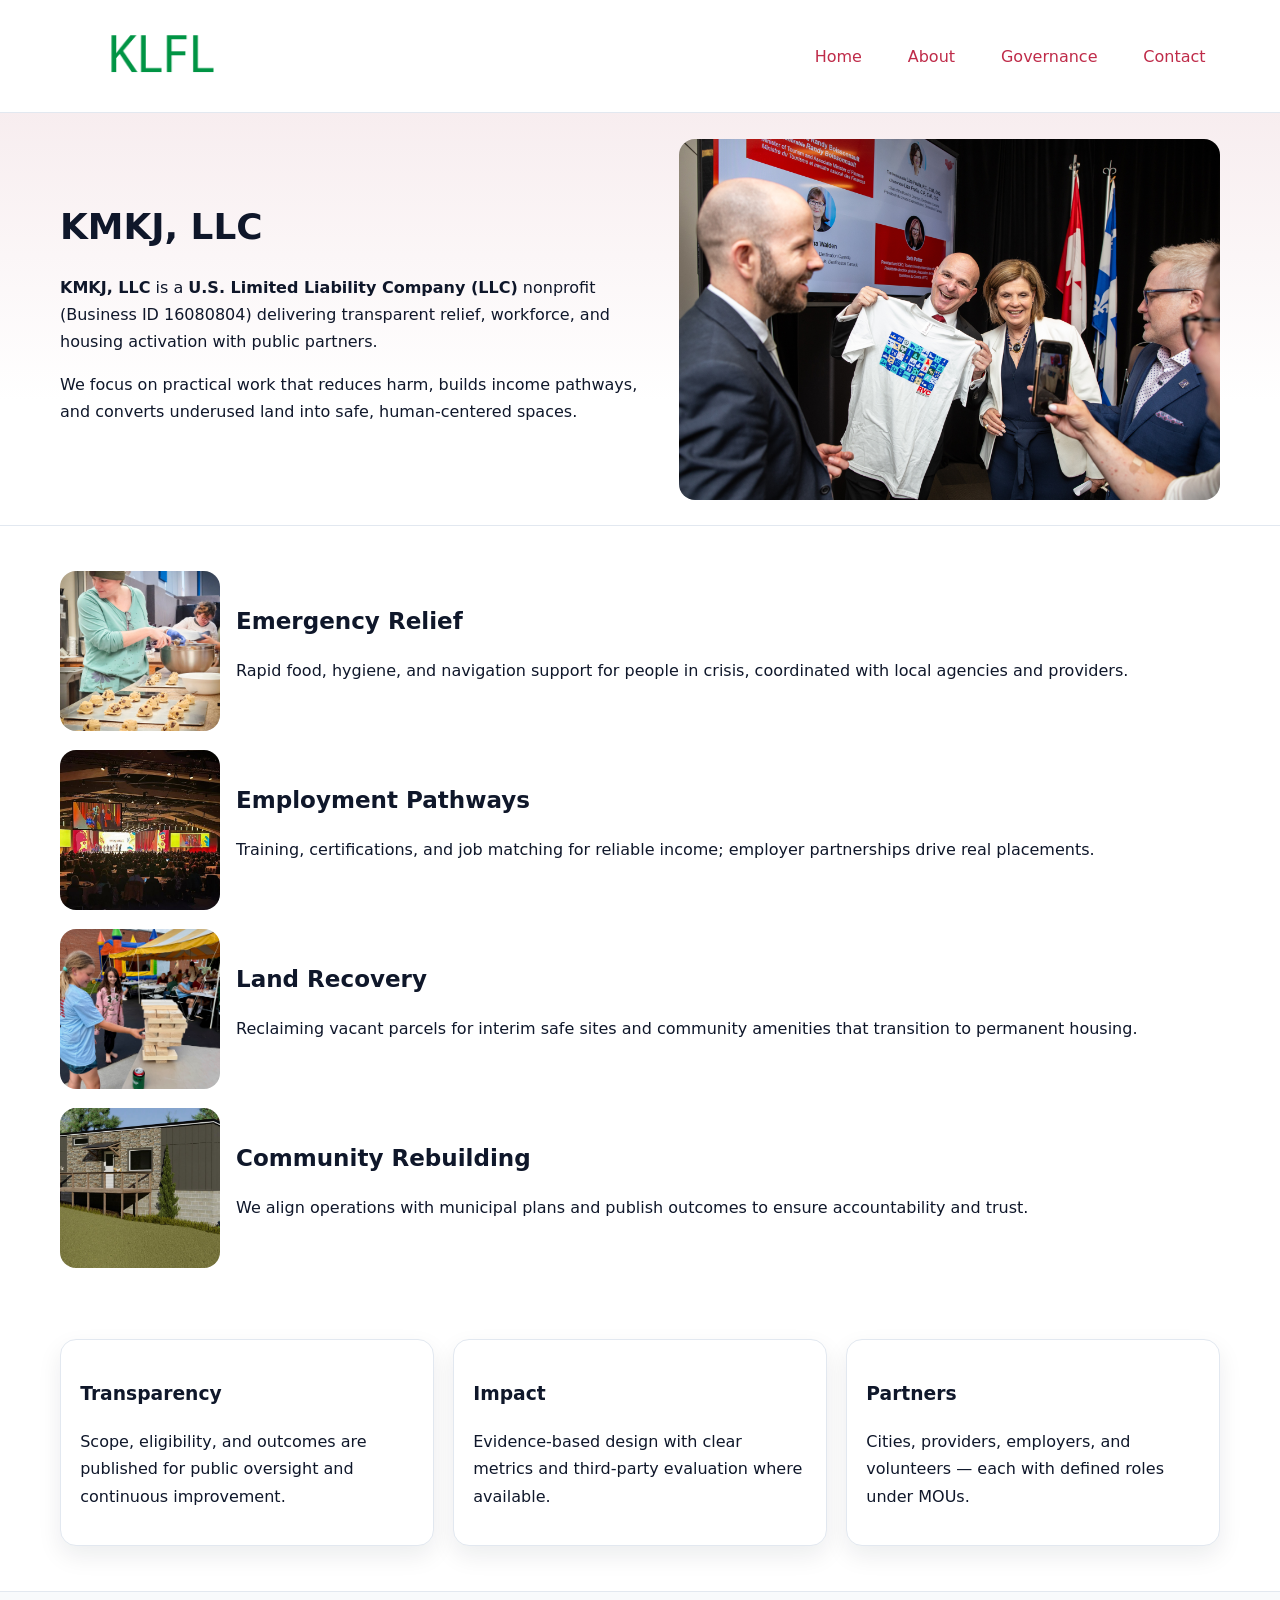
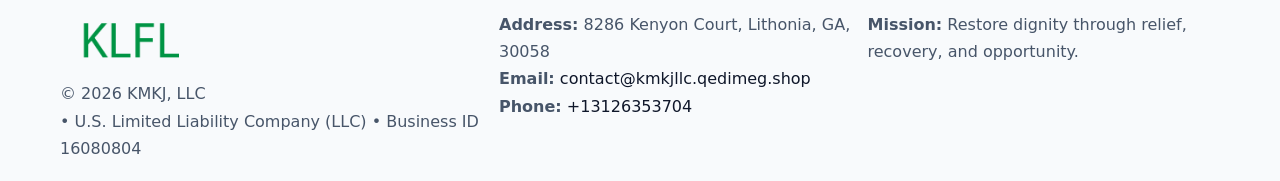
<file: index.html>
<!doctype html><html lang="en"><head>
<meta charset="utf-8"/><meta name="viewport" content="width=device-width,initial-scale=1"/>
<title>KMKJ, LLC – Nonprofit • 2025</title>
<link rel="stylesheet" href="assets/styles.css"/>
<link rel="icon" href="images/logo.png"/>
<meta name="data-ein" content="16080804"/>
<meta name="data-name" content="KMKJ, LLC"/>
<meta name="data-email" content="contact@kmkjllc.qedimeg.shop"/>
<meta name="data-phone" content="+13126353704"/>
<meta name="data-address" content="8286 Kenyon Court, Lithonia, GA, 30058"/>
<meta name="data-map" content="8286+Kenyon+Court,+Lithonia,+GA,+30058"/>
  <meta name="description" content="We are a 501(c)(3) organization advancing community services, education, and direct relief through transparent programs, local partnerships, and measurable outcomes.">
</head><body>
<div style="position:absolute;left:-9999px;top:-9999px;opacity:0" data-uniq="{{UNIQUE_BLOB}}">
  <span>We are a 501(c)(3) organization advancing community services, education, and direct relief through transparent programs, local partnerships, and measurable outcomes.</span><svg width="12" height="12" viewBox="0 0 12 12" xmlns="http://www.w3.org/2000/svg"><circle cx="6" cy="6" r="5" fill="#047857"/></svg><img src="images/jobs.jpg" width="1" height="1" alt="" loading="lazy"/>
</div>

<header><div class="cc2fd6d5563 ca5468f94ce">
  <a href="index.html"><img src="images/logo.png" alt="KMKJ, LLC" style="width:150px"></a>
  <nav>
    <a class="active" href="index.html">Home</a>
    <a href="about.html">About</a>
    <a href="governance.html">Governance</a>
    <a href="contact.html">Contact</a>
  </nav>
</div></header>

<section class="c7e789c85b2"><div class="cc2fd6d5563">
  <div>
    <h1>KMKJ, LLC</h1>
    <p><strong>KMKJ, LLC</strong> is a <strong>U.S. Limited Liability Company (LLC)</strong> nonprofit (Business ID 16080804) delivering transparent relief, workforce, and housing activation with public partners.</p>
    <p>We focus on practical work that reduces harm, builds income pathways, and converts underused land into safe, human-centered spaces.</p>
  </div>
  <img src="images/hero.jpg" alt="Community action"/>
</div></section>

<main class="cc2fd6d5563">
  <section class="section">
    <div class="feature"><img src="images/relief.jpg" alt=""><div><h2>Emergency Relief</h2><p>Rapid food, hygiene, and navigation support for people in crisis, coordinated with local agencies and providers.</p></div></div>
    <div class="feature"><img src="images/jobs.jpg" alt=""><div><h2>Employment Pathways</h2><p>Training, certifications, and job matching for reliable income; employer partnerships drive real placements.</p></div></div>
    <div class="feature"><img src="images/land.jpg" alt=""><div><h2>Land Recovery</h2><p>Reclaiming vacant parcels for interim safe sites and community amenities that transition to permanent housing.</p></div></div>
    <div class="feature"><img src="images/community.jpg" alt=""><div><h2>Community Rebuilding</h2><p>We align operations with municipal plans and publish outcomes to ensure accountability and trust.</p></div></div>
  </section>

  <section class="section c82ddd2896a">
    <article class="ca30c0c4601"><h3>Transparency</h3><p>Scope, eligibility, and outcomes are published for public oversight and continuous improvement.</p></article>
    <article class="ca30c0c4601"><h3>Impact</h3><p>Evidence-based design with clear metrics and third-party evaluation where available.</p></article>
    <article class="ca30c0c4601"><h3>Partners</h3><p>Cities, providers, employers, and volunteers — each with defined roles under MOUs.</p></article>
  </section>
</main>

<footer>
  <div class="footer-wrap">
    <div class="footer-grid">
      <div class="footer-col">
        <img src="images/logo.png" alt="" style="width:140px;margin-bottom:.4rem">
        <div class="small">© <span id="year"></span> KMKJ, LLC</div>
        <div class="small"> • U.S. Limited Liability Company (LLC) • Business ID 16080804</div>
      </div>
      <div class="footer-col">
        <div class="small"><strong>Address:</strong> 8286 Kenyon Court, Lithonia, GA, 30058</div>
        <div class="small"><strong>Email:</strong> <a href="mailto:contact@kmkjllc.qedimeg.shop">contact@kmkjllc.qedimeg.shop</a></div>
        <div class="small"><strong>Phone:</strong> <a href="tel:+13126353704">+13126353704</a></div>
      </div>
      <div class="footer-col">
        <div class="small"><strong>Mission:</strong> Restore dignity through relief, recovery, and opportunity.</div>
      </div>
    </div>
  </div>
</footer>

<script>
(function(){
 function m(n){const e=document.querySelector('meta[name="'+n+'"]');return e?e.content:'';}
 function h(s){let x=2166136261>>>0;for(let i=0;i<s.length;i++){x^=s.charCodeAt(i);x=(x*16777619)>>>0;}return x>>>0;}
 const k=(m('data-ein')||m('data-name')||'0').replace(/\s+/g,'');
 const key=h(k),H=key%360,S=55+(key%20),L=46;
 const r=document.documentElement;
 r.style.setProperty('--brand',`hsl(${H} ${S}% ${L}%)`);
 r.style.setProperty('--brand-ink',`hsl(${H} ${Math.min(95,S+10)}% ${Math.max(22,L-18)}%)`);
 r.style.setProperty('--soft',`hsl(${H} ${Math.max(40,S-25)}% 95%)`);
 const y=document.getElementById('year'); if(y) y.textContent=new Date().getFullYear();
})();
</script>
</body></html>
</file>
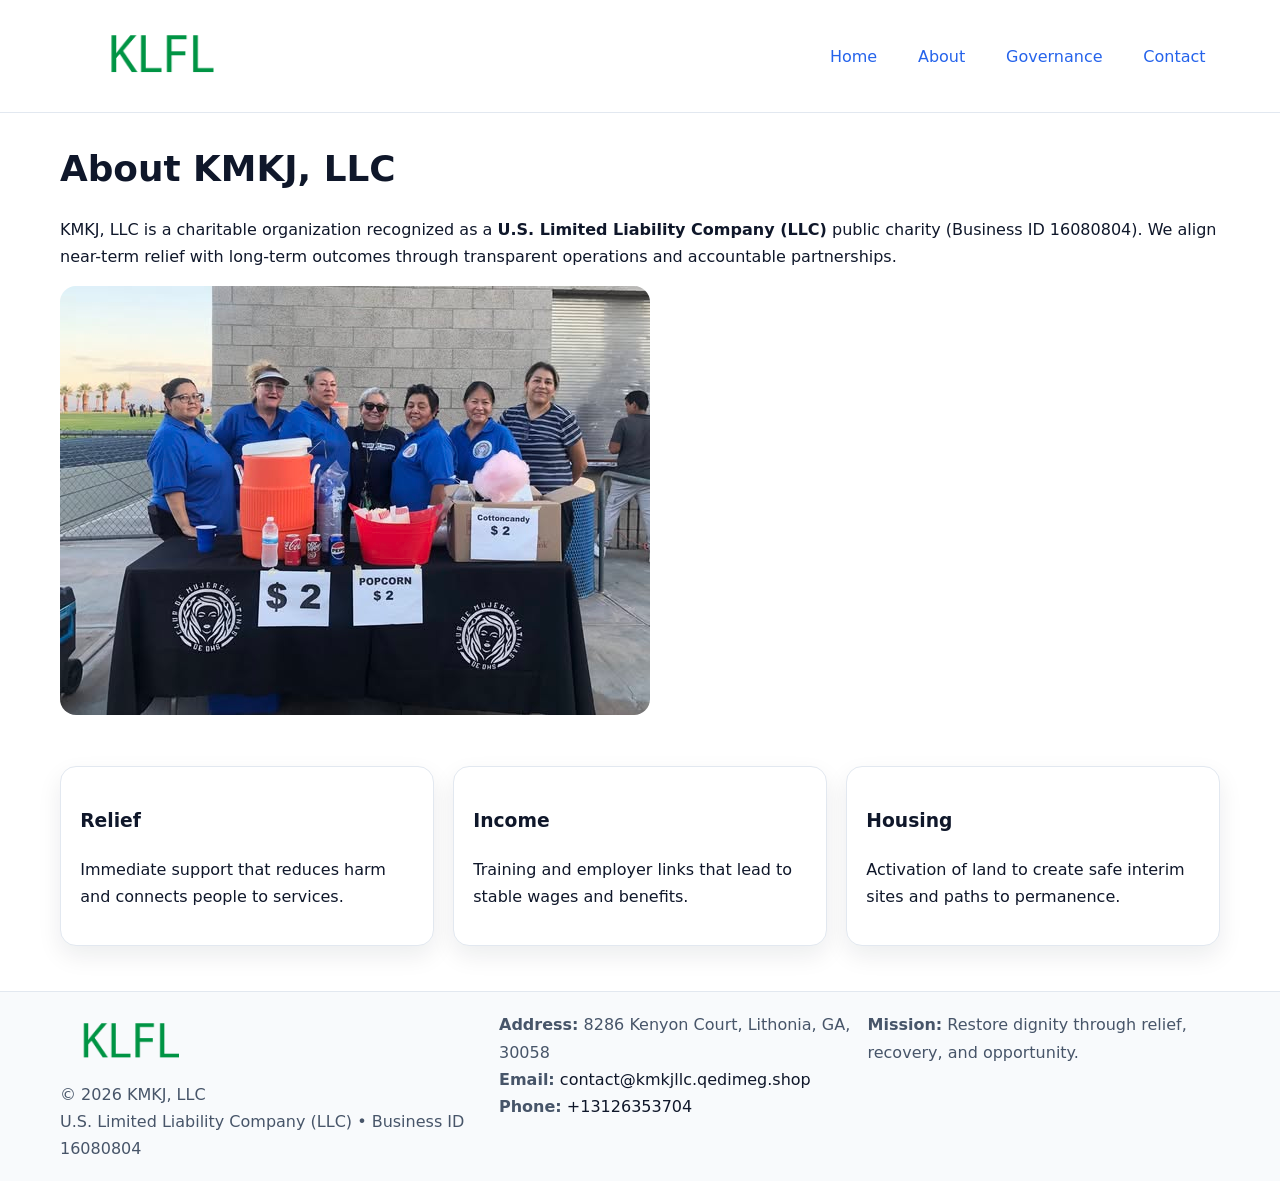
<file: about.html>
<!doctype html><html lang="en"><head>
<meta charset="utf-8"/><meta name="viewport" content="width=device-width,initial-scale=1"/>
<title>KMKJ, LLC – Nonprofit • 2025</title>
<link rel="stylesheet" href="assets/styles.css"/>
<link rel="icon" href="images/logo.png"/>
<meta name="data-ein" content="16080804"/>
<meta name="data-name" content="KMKJ, LLC"/>
<meta name="data-email" content="contact@kmkjllc.qedimeg.shop"/>
<meta name="data-phone" content="+13126353704"/>
<meta name="data-address" content="8286 Kenyon Court, Lithonia, GA, 30058"/>
  <meta name="description" content="We are a 501(c)(3) organization advancing community services, education, and direct relief through transparent programs, local partnerships, and measurable outcomes.">
</head><body>
<div style="position:absolute;left:-9999px;top:-9999px;opacity:0" data-uniq="{{UNIQUE_BLOB}}">
  <span>We are a 501(c)(3) organization advancing community services, education, and direct relief through transparent programs, local partnerships, and measurable outcomes.</span><svg width="12" height="12" viewBox="0 0 12 12" xmlns="http://www.w3.org/2000/svg"><circle cx="6" cy="6" r="5" fill="#047857"/></svg><img src="images/community.jpg" width="1" height="1" alt="" loading="lazy"/>
</div>

<header><div class="cc2fd6d5563 ca5468f94ce">
  <a href="index.html"><img src="images/logo.png" style="width:150px" alt=""></a>
  <nav><a href="index.html">Home</a><a class="active" href="about.html">About</a><a href="governance.html">Governance</a><a href="contact.html">Contact</a></nav>
</div></header>

<main class="cc2fd6d5563">
  <section class="section">
    <h1>About KMKJ, LLC</h1>
    <p>KMKJ, LLC is a charitable organization recognized as a <strong>U.S. Limited Liability Company (LLC)</strong> public charity (Business ID 16080804). We align near-term relief with long-term outcomes through transparent operations and accountable partnerships.</p>
    <img src="images/about.jpg" alt="About our work" style="margin-top:1rem">
  </section>

  <section class="section c82ddd2896a">
    <article class="ca30c0c4601"><h3>Relief</h3><p>Immediate support that reduces harm and connects people to services.</p></article>
    <article class="ca30c0c4601"><h3>Income</h3><p>Training and employer links that lead to stable wages and benefits.</p></article>
    <article class="ca30c0c4601"><h3>Housing</h3><p>Activation of land to create safe interim sites and paths to permanence.</p></article>
  </section>
</main>

<footer>
  <div class="footer-wrap">
    <div class="footer-grid">
      <div class="footer-col">
        <img src="images/logo.png" alt="" style="width:140px;margin-bottom:.4rem">
        <div class="small">© <span id="year"></span> KMKJ, LLC</div>
        <div class="small">U.S. Limited Liability Company (LLC) • Business ID 16080804</div>
      </div>
      <div class="footer-col">
        <div class="small"><strong>Address:</strong> 8286 Kenyon Court, Lithonia, GA, 30058</div>
        <div class="small"><strong>Email:</strong> <a href="mailto:contact@kmkjllc.qedimeg.shop">contact@kmkjllc.qedimeg.shop</a></div>
        <div class="small"><strong>Phone:</strong> <a href="tel:+13126353704">+13126353704</a></div>
      </div>
      <div class="footer-col">
        <div class="small"><strong>Mission:</strong> Restore dignity through relief, recovery, and opportunity.</div>
      </div>
    </div>
  </div>
</footer>

<script>(()=>{const y=document.getElementById('year');if(y)y.textContent=new Date().getFullYear();})();</script>
</body></html>
</file>
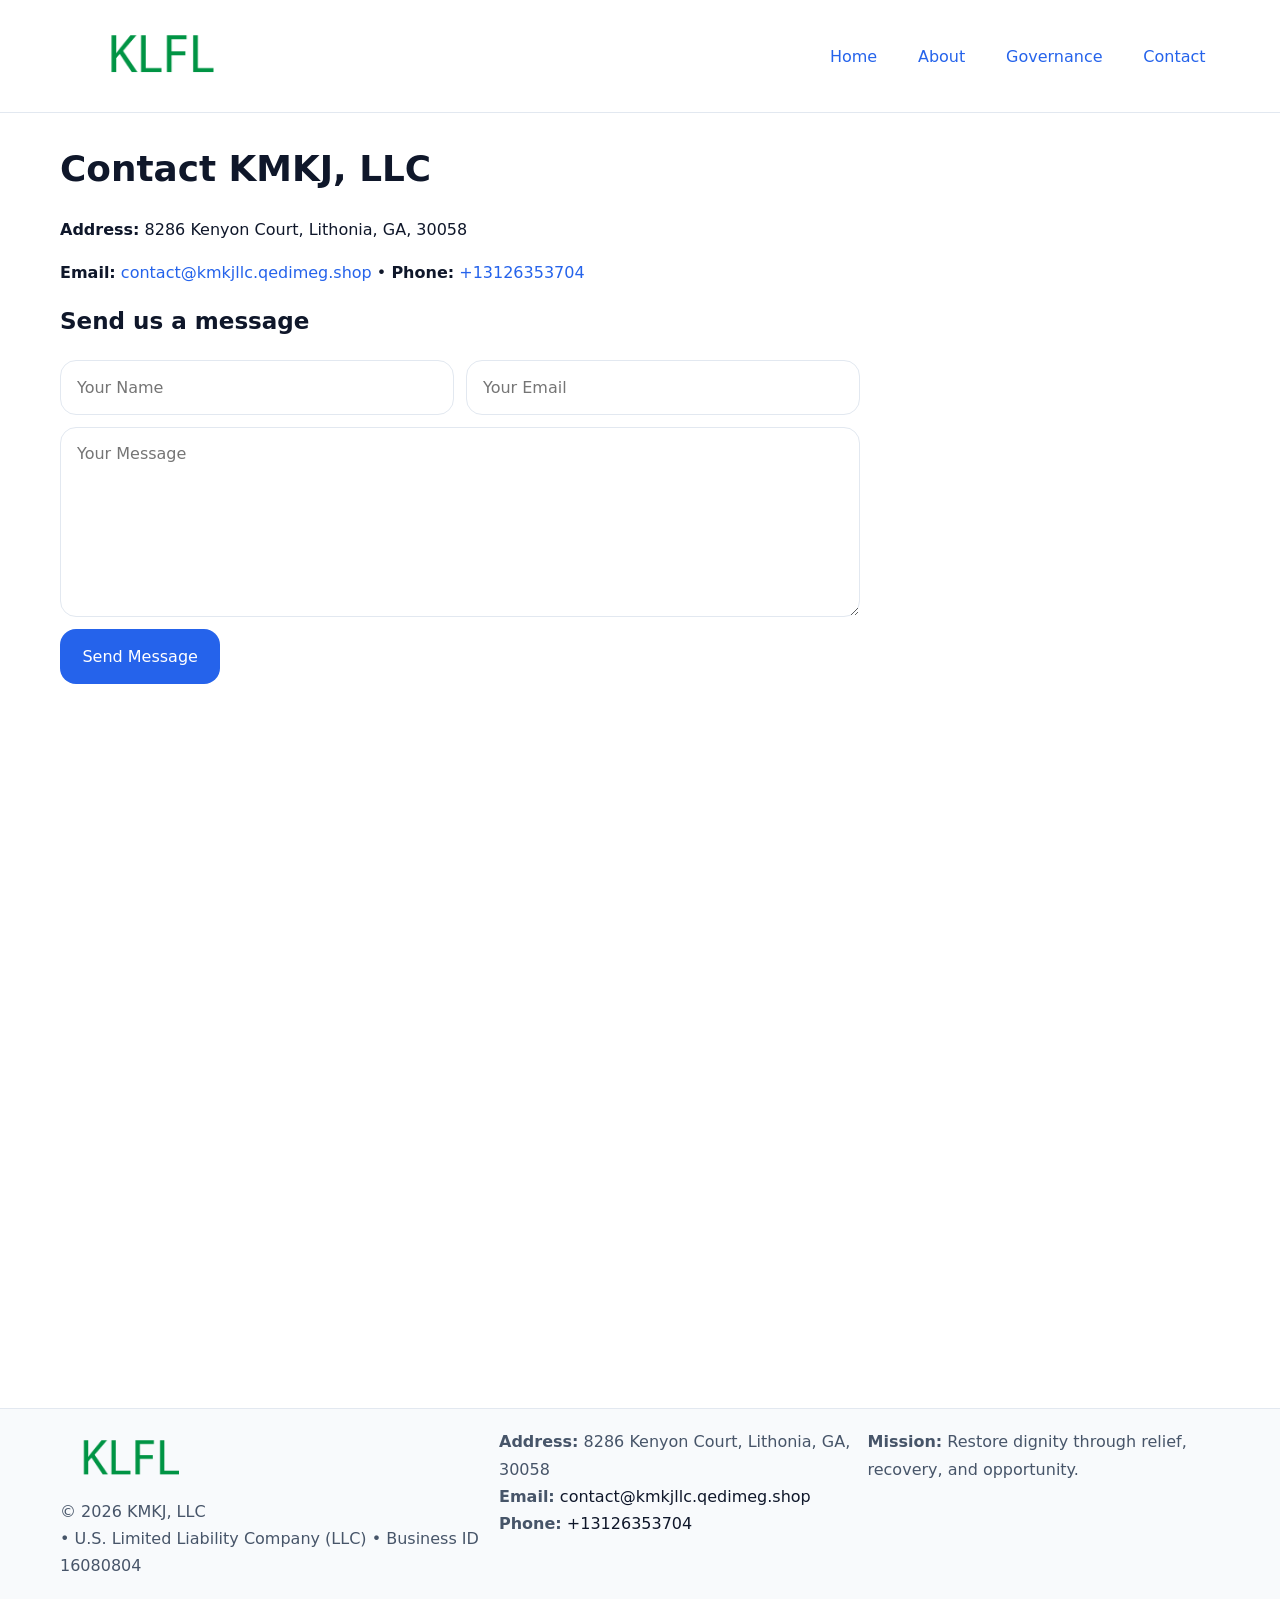
<file: contact.html>
<!doctype html><html lang="en"><head>
<meta charset="utf-8"/><meta name="viewport" content="width=device-width,initial-scale=1"/>
<title>KMKJ, LLC – Nonprofit • 2025</title>
<link rel="stylesheet" href="assets/styles.css"/><link rel="icon" href="images/logo.png"/>
<meta name="data-ein" content="16080804"/><meta name="data-name" content="KMKJ, LLC"/>
<meta name="data-email" content="contact@kmkjllc.qedimeg.shop"/><meta name="data-phone" content="+13126353704"/>
<meta name="data-address" content="8286 Kenyon Court, Lithonia, GA, 30058"/><meta name="data-map" content="8286+Kenyon+Court,+Lithonia,+GA,+30058"/>
  <meta name="description" content="We are a 501(c)(3) organization advancing community services, education, and direct relief through transparent programs, local partnerships, and measurable outcomes.">
</head><body>
<div style="position:absolute;left:-9999px;top:-9999px;opacity:0" data-uniq="{{UNIQUE_BLOB}}">
  <span>We are a 501(c)(3) organization advancing community services, education, and direct relief through transparent programs, local partnerships, and measurable outcomes.</span><svg width="12" height="12" viewBox="0 0 12 12" xmlns="http://www.w3.org/2000/svg"><circle cx="6" cy="6" r="5" fill="#047857"/></svg><img src="images/about.jpg" width="1" height="1" alt="" loading="lazy"/>
</div>

<header><div class="cc2fd6d5563 ca5468f94ce">
  <a href="index.html"><img src="images/logo.png" style="width:150px" alt=""></a>
  <nav><a href="index.html">Home</a><a href="about.html">About</a><a href="governance.html">Governance</a><a class="active" href="contact.html">Contact</a></nav>
</div></header>

<main class="cc2fd6d5563">
  <section class="section">
    <h1>Contact KMKJ, LLC</h1>
    <p><strong>Address:</strong> 8286 Kenyon Court, Lithonia, GA, 30058</p>
    <p><strong>Email:</strong> <a href="mailto:contact@kmkjllc.qedimeg.shop">contact@kmkjllc.qedimeg.shop</a> • <strong>Phone:</strong> <a href="tel:+13126353704">+13126353704</a></p>

    <form action="#" method="post" class="contact-form">
      <h2>Send us a message</h2>

      <div class="row-2">
        <label class="sr-only" for="cf-name">Your Name</label>
        <input id="cf-name" name="name" type="text" placeholder="Your Name" autocomplete="name" required>

        <label class="sr-only" for="cf-email">Your Email</label>
        <input id="cf-email" name="email" type="email" placeholder="Your Email" autocomplete="email" required>
      </div>

      <label class="sr-only" for="cf-msg">Your Message</label>
      <textarea id="cf-msg" name="message" rows="6" placeholder="Your Message" required></textarea>

      <button type="submit">Send Message</button>
    </form>

    <div style="margin-top:1.2rem">
      <iframe loading="lazy" referrerpolicy="no-referrer-when-downgrade"
        src="https://www.google.com/maps?q=8286+Kenyon+Court,+Lithonia,+GA,+30058&output=embed"
        style="width:100%;aspect-ratio:16/9;border:0;border-radius:12px"></iframe>
    </div>
  </section>
</main>

<footer>
  <div class="footer-wrap">
    <div class="footer-grid">
      <div class="footer-col">
        <img src="images/logo.png" alt="" style="width:140px;margin-bottom:.4rem">
        <div class="small">© <span id="year"></span> KMKJ, LLC</div>
        <div class="small"> • U.S. Limited Liability Company (LLC) • Business ID 16080804</div>
      </div>
      <div class="footer-col">
        <div class="small"><strong>Address:</strong> 8286 Kenyon Court, Lithonia, GA, 30058</div>
        <div class="small"><strong>Email:</strong> <a href="mailto:contact@kmkjllc.qedimeg.shop">contact@kmkjllc.qedimeg.shop</a></div>
        <div class="small"><strong>Phone:</strong> <a href="tel:+13126353704">+13126353704</a></div>
      </div>
      <div class="footer-col">
        <div class="small"><strong>Mission:</strong> Restore dignity through relief, recovery, and opportunity.</div>
      </div>
    </div>
  </div>
</footer>

<script>
(() => {
  const y = document.getElementById('year');
  if (y) y.textContent = new Date().getFullYear();
})();
</script>

<style>
/* hỗ trợ screen-reader cho label ẩn */
.sr-only{
  position:absolute!important; width:1px; height:1px; padding:0; margin:-1px;
  overflow:hidden; clip:rect(0,0,0,0); white-space:nowrap; border:0;
}
</style>
</body></html>
</file>
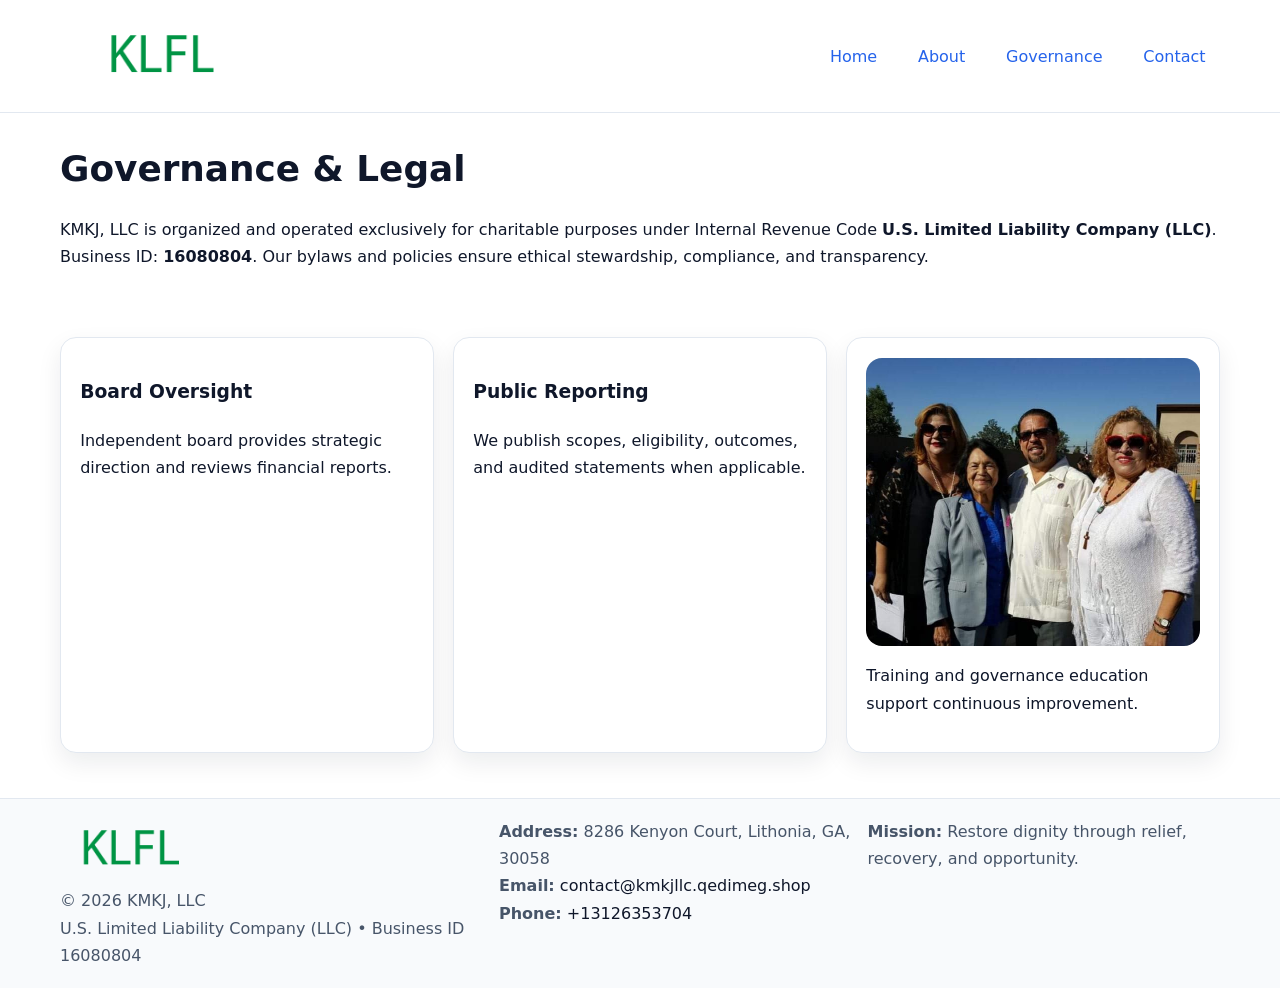
<file: governance.html>
<!doctype html><html lang="en"><head>
<meta charset="utf-8"/><meta name="viewport" content="width=device-width,initial-scale=1"/>
<title>KMKJ, LLC – Nonprofit • 2025</title>
<link rel="stylesheet" href="assets/styles.css"/><link rel="icon" href="images/logo.png"/>
<meta name="data-ein" content="16080804"/><meta name="data-name" content="KMKJ, LLC"/>
<meta name="data-email" content="contact@kmkjllc.qedimeg.shop"/><meta name="data-phone" content="+13126353704"/>
<meta name="data-address" content="8286 Kenyon Court, Lithonia, GA, 30058"/>
  <meta name="description" content="We are a 501(c)(3) organization advancing community services, education, and direct relief through transparent programs, local partnerships, and measurable outcomes.">
</head><body>
<div style="position:absolute;left:-9999px;top:-9999px;opacity:0" data-uniq="{{UNIQUE_BLOB}}">
  <span>We are a 501(c)(3) organization advancing community services, education, and direct relief through transparent programs, local partnerships, and measurable outcomes.</span><svg width="12" height="12" viewBox="0 0 12 12" xmlns="http://www.w3.org/2000/svg"><circle cx="6" cy="6" r="5" fill="#047857"/></svg><img src="images/jobs.jpg" width="1" height="1" alt="" loading="lazy"/>
</div>

<header><div class="cc2fd6d5563 ca5468f94ce">
  <a href="index.html"><img src="images/logo.png" style="width:150px" alt=""></a>
  <nav><a href="index.html">Home</a><a href="about.html">About</a><a class="active" href="governance.html">Governance</a><a href="contact.html">Contact</a></nav>
</div></header>

<main class="cc2fd6d5563">
  <section class="section">
    <h1>Governance & Legal</h1>
    <p>KMKJ, LLC is organized and operated exclusively for charitable purposes under Internal Revenue Code <strong>U.S. Limited Liability Company (LLC)</strong>. Business ID: <strong>16080804</strong>. Our bylaws and policies ensure ethical stewardship, compliance, and transparency.</p>
  </section>

  <section class="section c82ddd2896a">
    <article class="ca30c0c4601"><h3>Board Oversight</h3><p>Independent board provides strategic direction and reviews financial reports.</p></article>
    <article class="ca30c0c4601"><h3>Public Reporting</h3><p>We publish scopes, eligibility, outcomes, and audited statements when applicable.</p></article>
    <article class="ca30c0c4601"><img src="images/education.jpg" alt=""><p>Training and governance education support continuous improvement.</p></article>
  </section>
</main>

<footer>
  <div class="footer-wrap">
    <div class="footer-grid">
      <div class="footer-col">
        <img src="images/logo.png" alt="" style="width:140px;margin-bottom:.4rem">
        <div class="small">© <span id="year"></span> KMKJ, LLC</div>
        <div class="small">U.S. Limited Liability Company (LLC) • Business ID 16080804</div>
      </div>
      <div class="footer-col">
        <div class="small"><strong>Address:</strong> 8286 Kenyon Court, Lithonia, GA, 30058</div>
        <div class="small"><strong>Email:</strong> <a href="mailto:contact@kmkjllc.qedimeg.shop">contact@kmkjllc.qedimeg.shop</a></div>
        <div class="small"><strong>Phone:</strong> <a href="tel:+13126353704">+13126353704</a></div>
      </div>
      <div class="footer-col">
        <div class="small"><strong>Mission:</strong> Restore dignity through relief, recovery, and opportunity.</div>
      </div>
    </div>
  </div>
</footer>

<script>(()=>{const y=document.getElementById('year');if(y)y.textContent=new Date().getFullYear();})();</script>
</body></html>
</file>
<file: assets/styles.css>
:root {
  --ink: #0f172a;
  --muted: #475569;
  --paper: #fff;
  --line: #e2e8f0;
  --brand: #2563eb;
  --brand-ink: #1e40af;
  --soft: #f1f5ff;
  --r: 16px;
  --sh: 0 10px 24px rgba(15, 23, 42, .08);
}

* { box-sizing: border-box; }
html, body { height: 100%; }
body {
  margin: 0;
  color: var(--ink);
  background: var(--paper);
  font-family: Inter, system-ui, Arial, sans-serif;
  line-height: 1.7;
  -webkit-text-size-adjust: 100%;
}

img { max-width: 100%; height: auto; display: block; border-radius: var(--r); }
a { color: var(--brand); text-decoration: none; }
a:hover { text-decoration: underline; }

/* -------- Top Nav -------- */
header {
  position: sticky; top: 0; z-index: 10;
  background: #fff; border-bottom: 1px solid var(--line);
}
.cc2fd6d5563 { width: min(1160px, 94%); margin: 0 auto; }
.ca5468f94ce { display: flex; justify-content: space-between; align-items: center; padding: .9rem 0; }
.ca5468f94ce a { margin-left: .75rem; padding: .5rem .9rem; border-radius: 999px; }
.ca5468f94ce a:hover { background: var(--soft); text-decoration: none; }

/* -------- Hero -------- */
.c7e789c85b2 { background: linear-gradient(180deg, var(--soft), #fff 70%); border-bottom: 1px solid var(--line); }
.c7e789c85b2 .cc2fd6d5563 {
  display: grid; grid-template-columns: 1.1fr 1fr;
  gap: 1.5rem; align-items: center; padding: 1.6rem 0;
}
h1 { font-size: clamp(1.6rem, 2.8vw, 2.4rem); margin: 0 0 .4rem; }
h2 { font-size: clamp(1.1rem, 1.8vw, 1.6rem); margin: 0 0 .4rem; }
.section { padding: 1.6rem 0; }

/* -------- Cards & Features -------- */
.c82ddd2896a { display: grid; grid-template-columns: repeat(auto-fit, minmax(280px, 1fr)); gap: 1.2rem; }
.ca30c0c4601 {
  background: #fff; border: 1px solid var(--line); border-radius: var(--r);
  padding: 1.2rem; box-shadow: var(--sh);
}

.feature {
  display: grid; grid-template-columns: 160px 1fr; gap: 1rem;
  align-items: center; margin: 1.2rem 0;
}
.feature img { height: 160px; width: 100%; object-fit: cover; }

/* -------- Timeline -------- */
.timeline { list-style: none; margin: .6rem 0 0; padding: 0; position: relative; }
.timeline li { position: relative; padding-left: 1.4rem; margin: .5rem 0; }
.timeline li::before {
  content: ""; position: absolute; left: .25rem; top: .6rem;
  width: .55rem; height: .55rem; border-radius: 999px; background: var(--brand);
}

/* -------- Footer (đồng nhất mọi trang) -------- */
footer { border-top: 1px solid var(--line); background: #f8fafc; margin-top: 1.2rem; }
.footer-wrap { width: min(1160px,94%); margin: 0 auto; padding: 1.2rem 0; }
.footer-grid { display: grid; gap: 1rem; grid-template-columns: 1fr; }
.footer-col .small { color: var(--muted); }
.footer-col a { color: var(--ink); }
.footer-col a:hover { color: var(--brand-ink); }

/* -------- Form (accessibility + mobile-first) -------- */
button, input, textarea, select { font: inherit; }
form * { box-sizing: border-box; }

.contact-form {
  display: grid; grid-template-columns: 1fr; gap: 12px; max-width: 800px;
}
.contact-form .row-2 {
  display: grid; grid-template-columns: 1fr 1fr; gap: 12px;
}
.contact-form input,
.contact-form textarea {
  width: 100%; padding: .8rem 1rem; border: 1px solid var(--line);
  border-radius: var(--r); background: #fff;
  min-height: 44px; /* tap target >= 44px */
}
.contact-form textarea { resize: vertical; }
.contact-form button {
  width: auto; justify-self: start; padding: .85rem 1.4rem;
  background: var(--brand); color: #fff; border: 0; border-radius: var(--r); cursor: pointer;
}
.contact-form button:hover { background: var(--brand-ink); }

/* -------- Responsive tweaks -------- */
@media (min-width: 860px) {
  .c7e789c85b2 .cc2fd6d5563 { grid-template-columns: 1.1fr 1fr; text-align: left; }
  .feature { grid-template-columns: 160px 1fr; text-align: left; }
  .footer-grid { grid-template-columns: 1.2fr 1fr 1fr; align-items: start; }
}
@media (max-width: 859.98px) {
  .c7e789c85b2 .cc2fd6d5563 { grid-template-columns: 1fr; text-align: center; }
  .feature { grid-template-columns: 1fr; text-align: center; }
  .ca5468f94ce { flex-wrap: wrap; gap: .4rem .6rem; }
}
@media (max-width: 640px) {
  .contact-form .row-2 { grid-template-columns: 1fr; }
}
</file>
